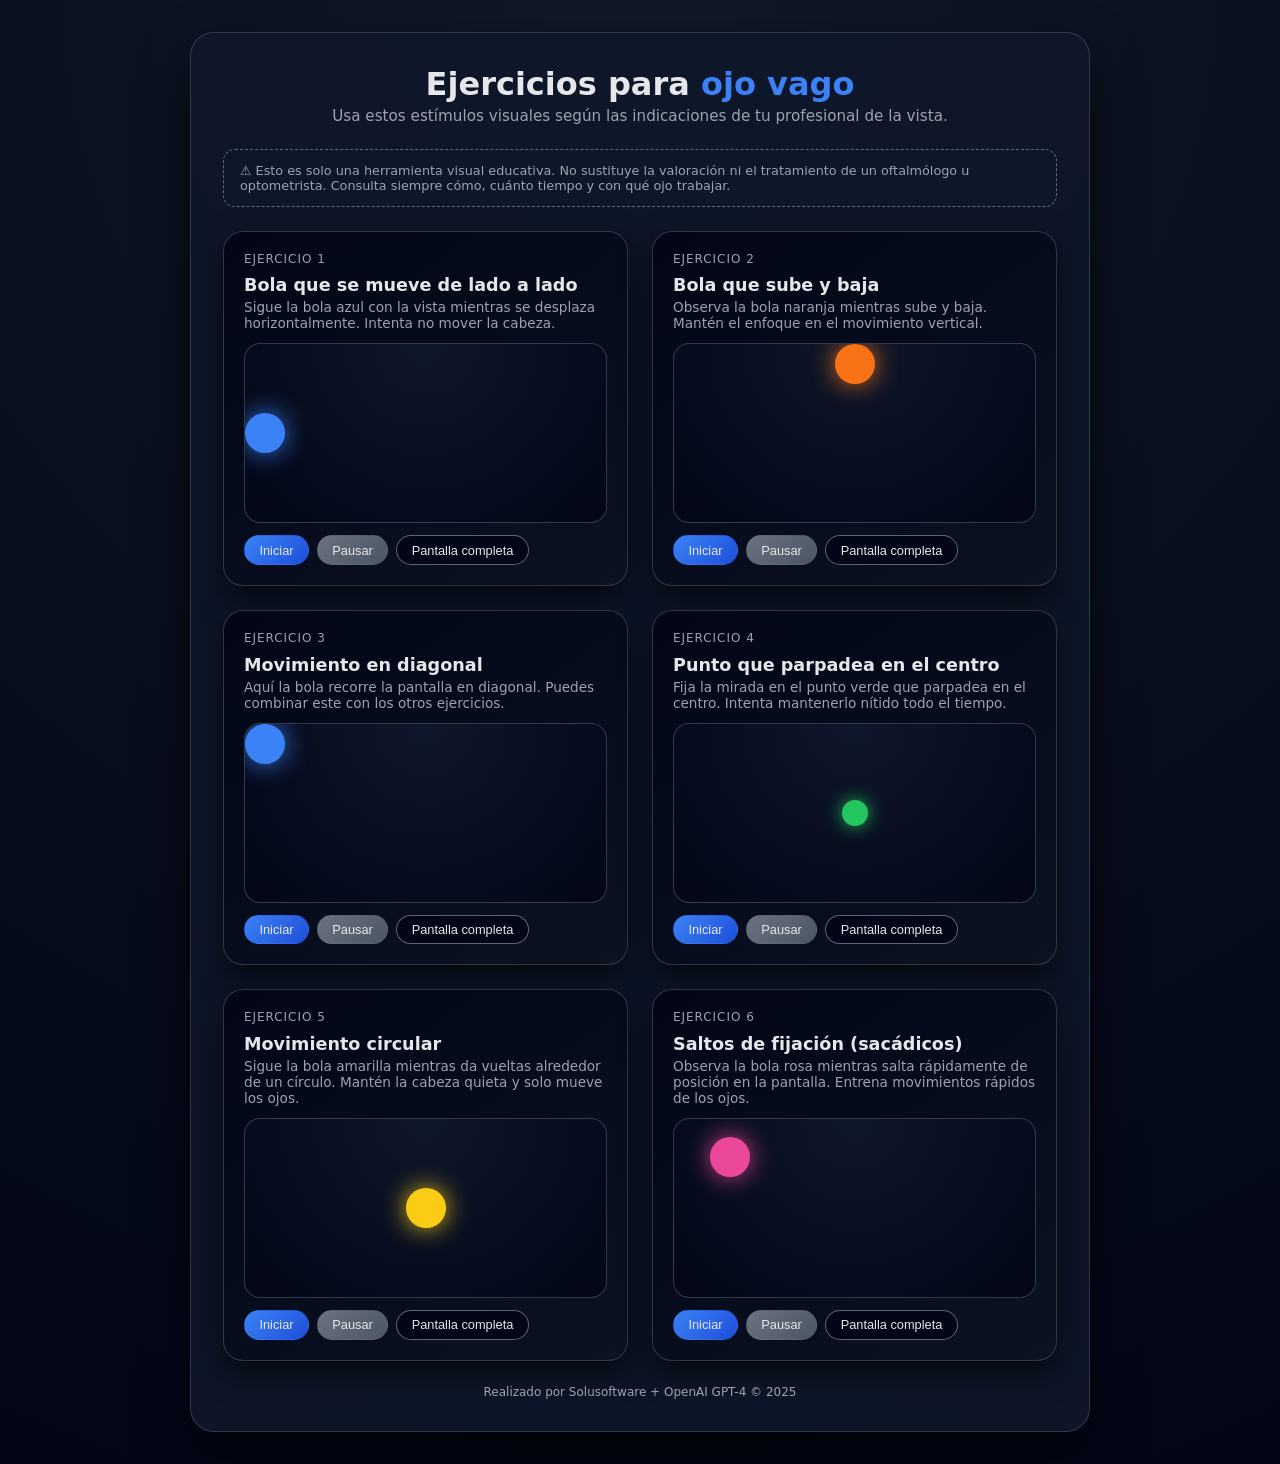
<file: index.html>
<!DOCTYPE html>
<html lang="es">
<head>
  <meta charset="UTF-8" />
  <title>Ejercicios para Ojo Vago – Entrenamiento Visual Online - Ejercicios para ojo vago</title>
  <meta name="viewport" content="width=device-width, initial-scale=1.0" />
    <meta name="description" content="Ejercicios interactivos para entrenar el ojo vago (ambliopía). Realiza movimientos visuales, seguimiento y fijación directamente desde tu navegador.">
  <link rel="stylesheet" href="css/styles.css">
  <style>
    #cronometro {
  font-weight: 600;
  min-width: 55px;
  text-align: center;
}
#cronometroBox {
  gap: 10px;
}



.Reset {
    background-color: transparent;
    color: white;
    padding: 0px;
    border: none;
    text-transform: uppercase;
    font-weight: 600;
}
    :root {
      --color-fondo: #020617;
      --color-panel: #0f172a;
      --color-acento: #3b82f6;
      --color-acento2: #f97316;
      --color-texto: #e5e7eb;
      --color-suave: #9ca3af;
    }

    * {
      margin: 0;
      padding: 0;
      box-sizing: border-box;
    }

    body {
      font-family: system-ui, -apple-system, BlinkMacSystemFont, "Segoe UI",
        sans-serif;
      min-height: 100vh;
      background: radial-gradient(circle at top, #111827, var(--color-fondo));
      color: var(--color-texto);
      display: flex;
      justify-content: center;
      align-items: flex-start;
      padding: 2rem 1rem;
    }

    main {
      width: 100%;
      max-width: 900px;
      background: rgba(15, 23, 42, 0.92);
      border-radius: 1.5rem;
      padding: 2rem;
      box-shadow: 0 25px 50px rgba(0, 0, 0, 0.65);
      border: 1px solid rgba(148, 163, 184, 0.25);
    }

    h1 {
      font-size: 2rem;
      text-align: center;
      margin-bottom: 0.25rem;
    }

    h1 span {
      color: var(--color-acento);
    }

    .sub {
      text-align: center;
      font-size: 0.95rem;
      color: var(--color-suave);
      margin-bottom: 1.5rem;
    }

    .aviso {
      font-size: 0.8rem;
      color: var(--color-suave);
      background: rgba(15, 23, 42, 0.9);
      border-radius: 0.75rem;
      padding: 0.8rem 1rem;
      border: 1px dashed rgba(148, 163, 184, 0.6);
      margin-bottom: 1.5rem;
    }

    .ejercicios {
      display: grid;
      gap: 1.5rem;
    }

    @media (min-width: 800px) {
      .ejercicios {
        grid-template-columns: 1fr 1fr;
      }
    }

    .ejercicio {
      background: linear-gradient(145deg, #020617, #0b1220);
      border-radius: 1.25rem;
      padding: 1.25rem;
      border: 1px solid rgba(55, 65, 81, 0.8);
      box-shadow: 0 12px 30px rgba(0, 0, 0, 0.6);
    }

    .ejercicio h2 {
      font-size: 1.1rem;
      margin-bottom: 0.25rem;
    }

    .etiqueta {
      font-size: 0.75rem;
      text-transform: uppercase;
      letter-spacing: 0.08em;
      color: var(--color-suave);
      margin-bottom: 0.6rem;
    }

    .descripcion {
      font-size: 0.85rem;
      color: var(--color-suave);
      margin-bottom: 0.75rem;
    }

    .escena {
      position: relative;
      width: 100%;
      height: 180px;
      border-radius: 1rem;
      background: radial-gradient(circle at top, #0f172a, #020617);
      overflow: hidden;
      margin-bottom: 0.75rem;
      border: 1px solid rgba(55, 65, 81, 0.9);
    }

    .bola {
      position: absolute;
      width: 40px;
      height: 40px;
      border-radius: 999px;
      background: var(--color-acento);
      box-shadow: 0 0 25px rgba(59, 130, 246, 0.9);
      animation-play-state: paused; /* Empieza pausado */
    }

    /* Ejercicio 1: movimiento horizontal */
    .bola-horizontal {
      top: 50%;
      transform: translateY(-50%);
      animation: mover-horizontal 4s linear infinite alternate;
    }

    @keyframes mover-horizontal {
      from {
        left: 5%;
      }
      to {
        left: calc(95% - 40px);
      }
    }

    /* Ejercicio 2: movimiento vertical */
    .bola-vertical {
      left: 50%;
      transform: translateX(-50%);
      animation: mover-vertical 3s ease-in-out infinite alternate;
      background: var(--color-acento2);
      box-shadow: 0 0 25px rgba(249, 115, 22, 0.9);
    }

    @keyframes mover-vertical {
      from {
        top: 5%;
      }
      to {
        top: calc(95% - 40px);
      }
    }

    /* Ejercicio 3: diagonal */
    .bola-diagonal {
      animation: mover-diagonal 5s linear infinite alternate;
    }

    @keyframes mover-diagonal {
      from {
        top: 10%;
        left: 10%;
      }
      to {
        top: calc(90% - 40px);
        left: calc(90% - 40px);
      }
    }

    /* Ejercicio 4: parpadeo en el centro */
    .punto-parpadeo {
      position: absolute;
      width: 26px;
      height: 26px;
      border-radius: 999px;
      background: #22c55e;
      box-shadow: 0 0 18px rgba(34, 197, 94, 0.9);
      top: 50%;
      left: 50%;
      transform: translate(-50%, -50%);
      animation: parpadeo 1s ease-in-out infinite;
      animation-play-state: paused;
    }

    @keyframes parpadeo {
      0%,
      100% {
        opacity: 0.1;
        transform: translate(-50%, -50%) scale(0.5);
      }
      50% {
        opacity: 1;
        transform: translate(-50%, -50%) scale(1.2);
      }
    }

    .controles {
      display: flex;
      flex-wrap: wrap;
      gap: 0.5rem;
    }

    button {
      font-size: 0.8rem;
      border-radius: 999px;
      border: 1px solid rgba(148, 163, 184, 0.6);
      padding: 0.4rem 0.9rem;
      background: #020617;
      color: var(--color-texto);
      cursor: pointer;
      transition: transform 0.12s ease, box-shadow 0.12s ease,
        background 0.15s ease, border-color 0.15s ease;
    }

    button:hover {
      transform: translateY(-1px);
      box-shadow: 0 8px 20px rgba(15, 23, 42, 0.9);
      border-color: var(--color-acento);
    }

    button[data-accion="play"] {
      background: linear-gradient(
        135deg,
        var(--color-acento),
        #1d4ed8
      );
      border-color: transparent;
    }

    button[data-accion="pause"] {
      background: linear-gradient(
        135deg,
        #6b7280,
        #4b5563
      );
      border-color: transparent;
    }

    footer {
      margin-top: 1.5rem;
      font-size: 0.75rem;
      color: var(--color-suave);
      text-align: center;
    }
  </style>
</head>

<body>
  <main>
    <h1>Ejercicios para <span>ojo vago</span></h1>
    <p class="sub">
      Usa estos estímulos visuales según las indicaciones de tu profesional de la vista.
    </p>

    <p class="aviso">
      ⚠️ Esto es solo una herramienta visual educativa. No sustituye la valoración
      ni el tratamiento de un oftalmólogo u optometrista. Consulta siempre cómo,
      cuánto tiempo y con qué ojo trabajar.
    </p>

    <div class="ejercicios">
      <!-- EJERCICIO 1 -->
      <section class="ejercicio">
        <p class="etiqueta">Ejercicio 1</p>
        <h2>Bola que se mueve de lado a lado</h2>
        <p class="descripcion">
          Sigue la bola azul con la vista mientras se desplaza horizontalmente. Intenta no mover la cabeza.
        </p>

        <div class="escena" data-escena="1">
          <div class="bola bola-horizontal"></div>
        </div>

        <div class="controles">
          <button data-accion="play" data-escena="1">Iniciar</button>
          <button data-accion="pause" data-escena="1">Pausar</button>
          <button data-accion="fullscreen" data-escena="1" onclick="location.href='ejercicio1.html'">
  Pantalla completa
</button>

        </div>
      </section>

      <!-- EJERCICIO 2 -->
      <section class="ejercicio">
        <p class="etiqueta">Ejercicio 2</p>
        <h2>Bola que sube y baja</h2>
        <p class="descripcion">
          Observa la bola naranja mientras sube y baja. Mantén el enfoque en el movimiento vertical.
        </p>

        <div class="escena" data-escena="2">
          <div class="bola bola-vertical"></div>
        </div>

        <div class="controles">
          <button data-accion="play" data-escena="2">Iniciar</button>
          <button data-accion="pause" data-escena="2">Pausar</button>
          <button data-accion="fullscreen" data-escena="2" onclick="location.href='ejercicio2.html'">
  Pantalla completa
</button>
        </div>
      </section>

      <!-- EJERCICIO 3 -->
      <section class="ejercicio">
        <p class="etiqueta">Ejercicio 3</p>
        <h2>Movimiento en diagonal</h2>
        <p class="descripcion">
          Aquí la bola recorre la pantalla en diagonal. Puedes combinar este con los otros ejercicios.
        </p>

        <div class="escena" data-escena="3">
          <div class="bola bola-diagonal"></div>
        </div>

        <div class="controles">
          <button data-accion="play" data-escena="3">Iniciar</button>
          <button data-accion="pause" data-escena="3">Pausar</button>
          <button data-accion="fullscreen" data-escena="3" onclick="location.href='ejercicio3.html'">
  Pantalla completa
</button>
        </div>
      </section>

      <!-- EJERCICIO 4 -->
      <section class="ejercicio">
        <p class="etiqueta">Ejercicio 4</p>
        <h2>Punto que parpadea en el centro</h2>
        <p class="descripcion">
          Fija la mirada en el punto verde que parpadea en el centro. Intenta mantenerlo nítido todo el tiempo.
        </p>

        <div class="escena" data-escena="4">
          <div class="punto-parpadeo"></div>
        </div>

        <div class="controles">
          <button data-accion="play" data-escena="4">Iniciar</button>
          <button data-accion="pause" data-escena="4">Pausar</button>
          <button data-accion="fullscreen" data-escena="4" onclick="location.href='ejercicio4.html'">
  Pantalla completa
</button>
        </div>
      </section>

      <!-- EJERCICIO 5 -->
      <section class="ejercicio">
  <p class="etiqueta">Ejercicio 5</p>
  <h2>Movimiento circular</h2>
  <p class="descripcion">
    Sigue la bola amarilla mientras da vueltas alrededor de un círculo. Mantén la cabeza quieta y solo mueve los ojos.
  </p>

  <div class="escena" data-escena="5">
    <div class="bola bola-circular"></div>
  </div>

  <div class="controles">
    <button data-accion="play" data-escena="5">Iniciar</button>
    <button data-accion="pause" data-escena="5">Pausar</button>
    <button data-accion="fullscreen" data-escena="5" onclick="location.href='ejercicio5.html'">
  Pantalla completa
</button>
  </div>
      </section>

      <!-- EJERCICIO 6 -->
      <section class="ejercicio">
  <p class="etiqueta">Ejercicio 6</p>
  <h2>Saltos de fijación (sacádicos)</h2>
  <p class="descripcion">
    Observa la bola rosa mientras salta rápidamente de posición en la pantalla. Entrena movimientos rápidos de los ojos.
  </p>

  <div class="escena" data-escena="6">
    <div class="bola bola-saltos"></div>
  </div>

  <div class="controles">
    <button data-accion="play" data-escena="6">Iniciar</button>
    <button data-accion="pause" data-escena="6">Pausar</button>
    <button data-accion="fullscreen" data-escena="6" onclick="location.href='ejercicio6.html'">
  Pantalla completa
</button>
  </div>
      </section>

    </div>

    <footer>
      Realizado por Solusoftware + OpenAI GPT-4 &copy; 2025
    </footer>
  </main>

  <script>
    // Botones de iniciar / pausar para cada ejercicio
    document.querySelectorAll("button[data-accion]").forEach((boton) => {
      boton.addEventListener("click", () => {
        const escenaId = boton.dataset.escena;
        const accion = boton.dataset.accion;
        const contenedor = document.querySelector(
          `.escena[data-escena="${escenaId}"]`
        );
        if (!contenedor) return;

        // Dentro de cada escena puede haber una .bola o un .punto-parpadeo
        const elementoAnimado =
          contenedor.querySelector(".bola") ||
          contenedor.querySelector(".punto-parpadeo");

        if (!elementoAnimado) return;

        if (accion === "play") {
          elementoAnimado.style.animationPlayState = "running";
        } else if (accion === "pause") {
          elementoAnimado.style.animationPlayState = "paused";
        }
      });
    });

    document.addEventListener("DOMContentLoaded", () => {
  document.querySelectorAll(".escena .bola, .escena .punto-parpadeo").forEach(el => {
    el.style.animationPlayState = "running";
  });
});


  </script>
</body>
</html>
</file>
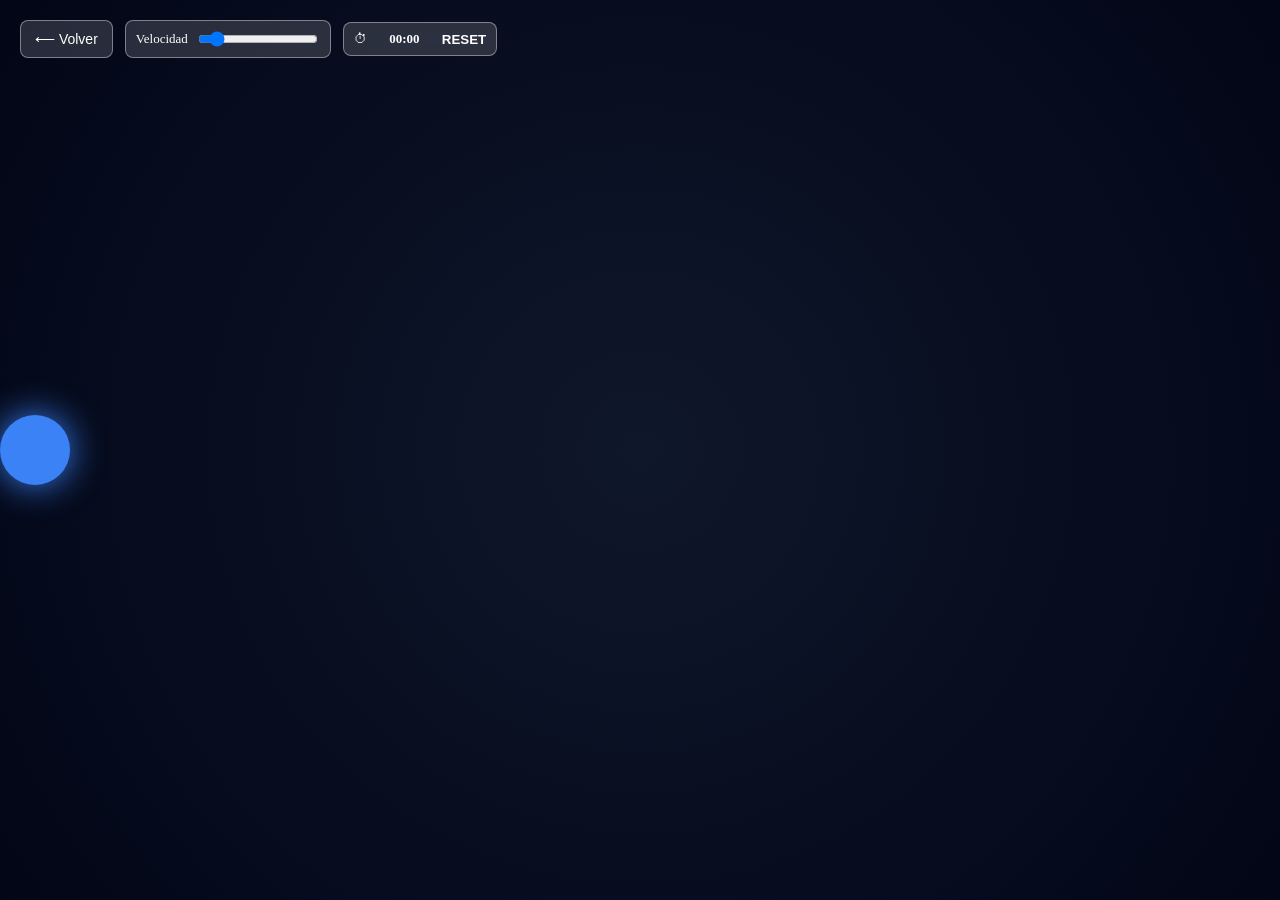
<file: ejercicio1.html>
<!DOCTYPE html>
<html lang="es">
<head>
<meta charset="UTF-8" />
<meta name="viewport" content="width=device-width, initial-scale=1.0" />
<title>Ejercicio 1 - Ejercicios para Ojo Vago - Movimiento Horizontal (Seguimiento Lateral)</title>
<meta name="description" content="Ejercicio visual interactivo para entrenar el ojo vago mediante seguimiento horizontal. Sigue la bola que se mueve de lado a lado para estimular la coordinación y la fijación visual.">

<style>
     #cronometro {
  font-weight: 600;
  min-width: 55px;
  text-align: center;
}
#cronometroBox {
  gap: 10px;
}

.Reset {
    background-color: transparent;
    color: white;
    padding: 0px;
    border: none;
    text-transform: uppercase;
    font-weight: 600;
}
 
  body {
    margin: 0;
    background: black;
    height: 100vh;
    overflow: hidden;
  }

  .escena {
    position: relative;
    width: 100vw;
    height: 100vh;
    background: radial-gradient(circle at center, #0f172a, #020617);
    overflow: hidden;
  }

  .bola {
    position: absolute;
    width: 70px;
    height: 70px;
    border-radius: 50%;
    background: #3b82f6;
    box-shadow: 0 0 35px rgba(59, 130, 246, 1);

    top: 50%;
    transform: translateY(-50%);

    animation: mover-horizontal 4s linear infinite alternate;
  }

  @keyframes mover-horizontal {
    from { left: 0; }
    to   { left: calc(100vw - 70px); }
  }

  .toolbar {
    position: fixed;
    top: 20px;
    left: 20px;
    display: flex;
    gap: 12px;
    align-items: center;
    z-index: 10;
  }

  .volver {
    padding: 10px 14px;
    border-radius: 8px;
    background: rgba(255,255,255,0.15);
    border: 1px solid rgba(255,255,255,0.4);
    color: white;
    font-size: 14px;
    cursor: pointer;
    backdrop-filter: blur(6px);
  }

  .velocidad-box {
    display: flex;
    align-items: center;
    gap: 8px;
    background: rgba(255,255,255,0.15);
    padding: 8px 10px;
    border-radius: 8px;
    border: 1px solid rgba(255,255,255,0.4);
    backdrop-filter: blur(6px);
    color: white;
    font-size: 13px;
  }

  input[type="range"] {
    width: 120px;
    cursor: pointer;
  }

</style>

</head>
<body>


<div class="toolbar">
  <button class="volver" onclick="location.href='index.html'">⟵ Volver</button>

  <div class="velocidad-box">
    Velocidad
    <input id="velocidad" type="range" min="0.5" max="5" value="1" step="0.1">
  </div>
  
<div class="velocidad-box" id="cronometroBox">
  ⏱ <span id="cronometro">00:00</span>
  <button class="Reset" id="resetCrono">Reset</button>
</div>
</div>

<div class="escena">
  <div class="bola" id="bola"></div>
</div>

<script>
  const bola = document.getElementById("bola");
  const slider = document.getElementById("velocidad");

  slider.addEventListener("input", () => {
    const factor = slider.value;
    // duración original = 4s → nueva duración = 4 / factor
    bola.style.animationDuration = (4 / factor) + "s";
  });
</script>
<script src="js/main.js"></script>
</body>
</html>
</file>
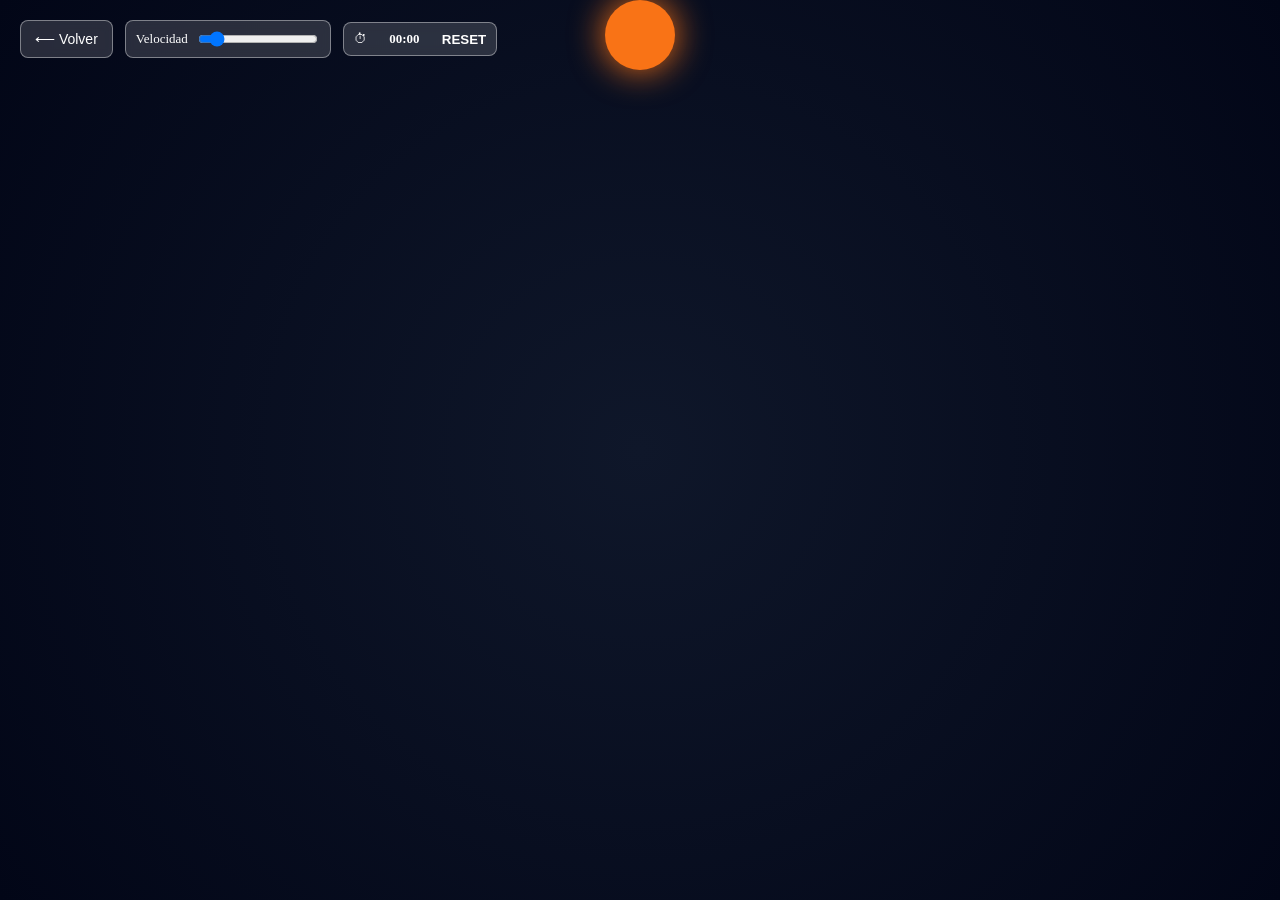
<file: ejercicio2.html>
<!DOCTYPE html>
<html lang="es">
<head>
<meta charset="UTF-8" />
<meta name="viewport" content="width=device-width, initial-scale=1.0" />
<title>Ejercicio 2 - Ejercicios para Ojo Vago – Movimiento Vertical (Seguimiento Ascendente y Descendente)</title>
<meta name="description" content="Ejercicio visual para ojo vago con movimiento vertical. Observa la bola que sube y baja para mejorar el seguimiento ocular, la atención visual y la motricidad fina del ojo.">

<style>
     #cronometro {
  font-weight: 600;
  min-width: 55px;
  text-align: center;
}
#cronometroBox {
  gap: 10px;
}

.Reset {
    background-color: transparent;
    color: white;
    padding: 0px;
    border: none;
    text-transform: uppercase;
    font-weight: 600;
}
 
  body {
    margin: 0;
    background: black;
    height: 100vh;
    overflow: hidden;
  }

  .escena {
    position: relative;
    width: 100vw;
    height: 100vh;
    background: radial-gradient(circle at center, #0f172a, #020617);
    overflow: hidden;
  }

  .bola {
    position: absolute;
    width: 70px;
    height: 70px;
    border-radius: 50%;
    background: #f97316; /* naranja */
    box-shadow: 0 0 35px rgba(249, 115, 22, 1);

    /* centrada horizontalmente */
    left: 50%;
    transform: translateX(-50%);

    /* movimiento vertical */
    animation: mover-vertical 3s ease-in-out infinite alternate;
  }

  @keyframes mover-vertical {
    from { top: 0; }
    to   { top: calc(100vh - 70px); }
  }

  .toolbar {
    position: fixed;
    top: 20px;
    left: 20px;
    display: flex;
    gap: 12px;
    align-items: center;
    z-index: 10;
  }

  .volver {
    padding: 10px 14px;
    border-radius: 8px;
    background: rgba(255,255,255,0.15);
    border: 1px solid rgba(255,255,255,0.4);
    color: white;
    font-size: 14px;
    cursor: pointer;
    backdrop-filter: blur(6px);
  }

  .velocidad-box {
    display: flex;
    align-items: center;
    gap: 8px;
    background: rgba(255,255,255,0.15);
    padding: 8px 10px;
    border-radius: 8px;
    border: 1px solid rgba(255,255,255,0.4);
    backdrop-filter: blur(6px);
    color: white;
    font-size: 13px;
  }

  input[type="range"] {
    width: 120px;
    cursor: pointer;
  }
</style>

</head>
<body>

<div class="toolbar">
  <button class="volver" onclick="location.href='index.html'">⟵ Volver</button>

  <div class="velocidad-box">
    Velocidad
    <input id="velocidad" type="range" min="0.5" max="5" value="1" step="0.1">
  </div>
  
<div class="velocidad-box" id="cronometroBox">
  ⏱ <span id="cronometro">00:00</span>
  <button class="Reset" id="resetCrono">Reset</button>
</div>
</div>

<div class="escena">
  <div class="bola" id="bola"></div>
</div>

<script>
  const bola = document.getElementById("bola");
  const slider = document.getElementById("velocidad");

  slider.addEventListener("input", () => {
    const factor = slider.value;
    // duración original = 3s → nueva duración = 3 / factor
    bola.style.animationDuration = (3 / factor) + "s";
  });
</script>
<script src="js/main.js"></script>
</body>
</html>
</file>
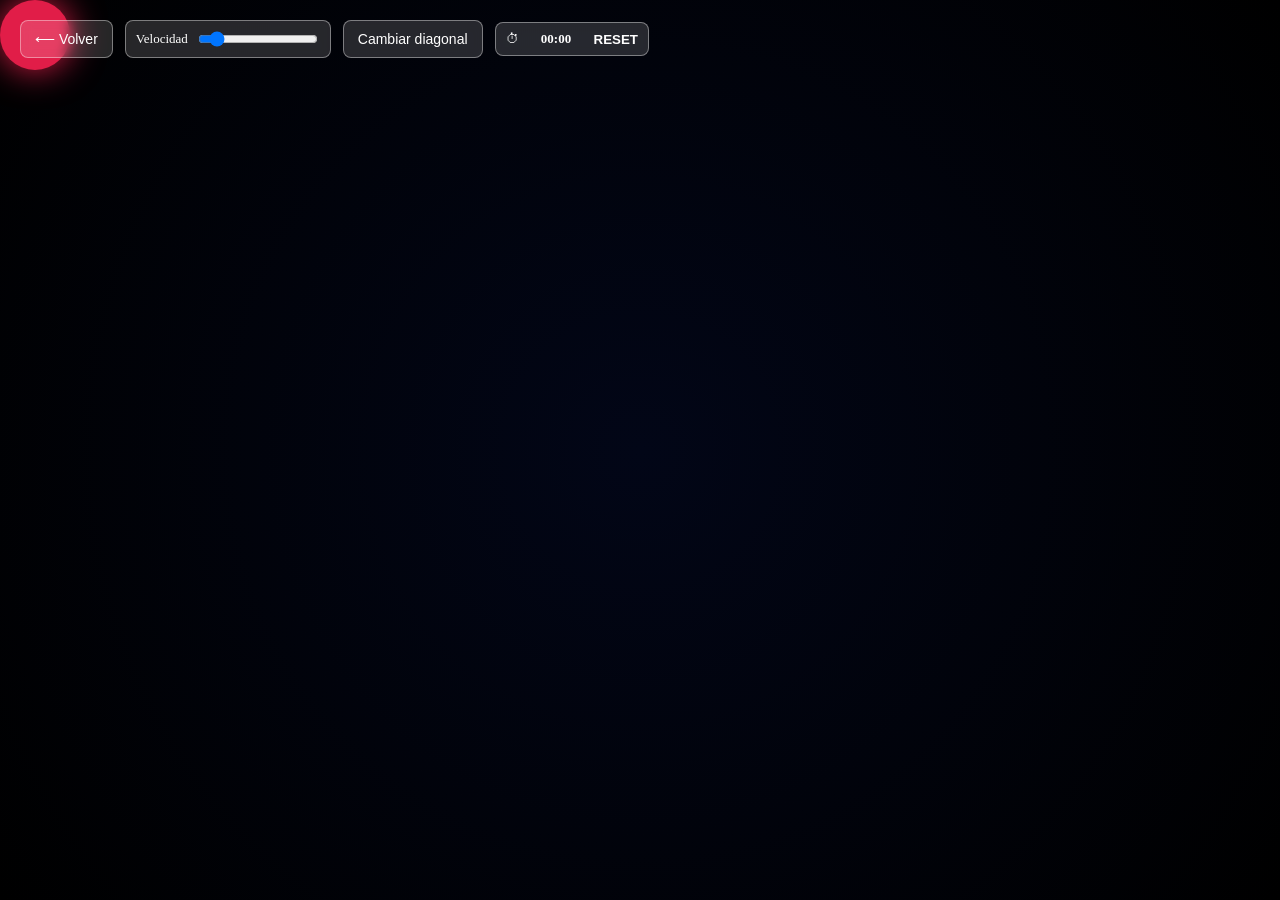
<file: ejercicio3.html>
<!DOCTYPE html>
<html lang="es">
<head>
<meta charset="UTF-8" />
<meta name="viewport" content="width=device-width, initial-scale=1.0" />
<title>Ejercicio 3 - Ejercicios para Ojo Vago – Movimiento Diagonal (Seguimiento Complejo) </title>
<meta name="description" content="Ejercicio interactivo para ambliopía con movimiento diagonal. Entrena la capacidad de seguimiento ocular en trayectorias complejas que combinan dirección horizontal y vertical.">

<style>
  body {
    margin: 0;
    background: black;
    height: 100vh;
    overflow: hidden;
  }

  .escena {
    position: relative;
    width: 100vw;
    height: 100vh;
    background: radial-gradient(circle at center, #020617, #000000);
    overflow: hidden;
  }

.bola {
  position: absolute;
  width: 70px;
  height: 70px;
  border-radius: 50%;
  background: #e11d48;
  box-shadow: 0 0 35px rgba(225, 29, 72, 1);
  animation: diagonal-1 5s linear infinite alternate;
}
  

  .toolbar {
    position: fixed;
    top: 20px;
    left: 20px;
    display: flex;
    gap: 12px;
    align-items: center;
    z-index: 10;
  }

  .volver {
    padding: 10px 14px;
    border-radius: 8px;
    background: rgba(255,255,255,0.15);
    border: 1px solid rgba(255,255,255,0.4);
    color: white;
    font-size: 14px;
    cursor: pointer;
    backdrop-filter: blur(6px);
  }

  .velocidad-box {
    display: flex;
    align-items: center;
    gap: 8px;
    background: rgba(255,255,255,0.15);
    padding: 8px 10px;
    border-radius: 8px;
    border: 1px solid rgba(255,255,255,0.4);
    backdrop-filter: blur(6px);
    color: white;
    font-size: 13px;
  }

  input[type="range"] {
    width: 120px;
    cursor: pointer;
  }

  /* Diagonal inversa */
.bola-diagonal.inversa {
  animation-name: mover-diagonal-inversa;
}

/* 4 diagonales */
@keyframes diagonal-1 {
  from { top: 0; left: 0; }
  to { top: calc(100vh - 70px); left: calc(100vw - 70px); }
}

@keyframes diagonal-2 {
  from { bottom: 0; left: 0; }
  to { bottom: calc(100vh - 70px); left: calc(100vw - 70px); }
}

@keyframes diagonal-3 {
  from { top: 0; right: 0; }
  to { top: calc(100vh - 70px); right: calc(100vw - 70px); }
}

@keyframes diagonal-4 {
  from { bottom: 0; right: 0; }
  to { bottom: calc(100vh - 70px); right: calc(100vw - 70px); }
}


   #cronometro {
  font-weight: 600;
  min-width: 55px;
  text-align: center;
}
#cronometroBox {
  gap: 10px;
}

.Reset {
    background-color: transparent;
    color: white;
    padding: 0px;
    border: none;
    text-transform: uppercase;
    font-weight: 600;
}
 

</style>

</head>
<body>

<div class="toolbar">
  <button class="volver" onclick="location.href='index.html'">⟵ Volver</button>

  <div class="velocidad-box">
    Velocidad
    <input id="velocidad" type="range" min="0.5" max="5" value="1" step="0.1">
  </div>
  <button class="volver" id="cambiarDiagonal">
  Cambiar diagonal
</button>

<div class="velocidad-box" id="cronometroBox">
  ⏱ <span id="cronometro">00:00</span>
  <button class="Reset" id="resetCrono">Reset</button>
</div>


</div>

<div class="escena">
  <div class="bola" id="bola"></div>
</div>

<script>
  const bola = document.getElementById("bola");
  const slider = document.getElementById("velocidad");
  const btnCambiar = document.getElementById("cambiarDiagonal");
  const cronometro = document.getElementById("cronometro");
  const resetCrono = document.getElementById("resetCrono");

  let diagonalActual = 1;
  const duracionBase = 5;

  /* ======================
     VELOCIDAD
  ====================== */
  slider.addEventListener("input", () => {
    bola.style.animationDuration = (duracionBase / slider.value) + "s";
  });

  /* ======================
     CAMBIAR DIAGONAL
  ====================== */
  btnCambiar.addEventListener("click", () => {
    diagonalActual++;
    if (diagonalActual > 4) diagonalActual = 1;

    bola.style.animation = "none";
    bola.offsetHeight;
    bola.style.animation = `diagonal-${diagonalActual} ${duracionBase / slider.value}s linear infinite alternate`;
  });

  /* ======================
     CRONÓMETRO
  ====================== */
  let segundos = 0;
  let intervalo = null;

  function actualizarCrono() {
    segundos++;
    const min = String(Math.floor(segundos / 60)).padStart(2, "0");
    const sec = String(segundos % 60).padStart(2, "0");
    cronometro.textContent = `${min}:${sec}`;
  }

  function iniciarCrono() {
    if (!intervalo) {
      intervalo = setInterval(actualizarCrono, 1000);
    }
  }

  function resetearCrono() {
    clearInterval(intervalo);
    intervalo = null;
    segundos = 0;
    cronometro.textContent = "00:00";
    iniciarCrono();
  }

  resetCrono.addEventListener("click", resetearCrono);

  // iniciar automáticamente
  iniciarCrono();
</script>

</body>
</html>
</file>
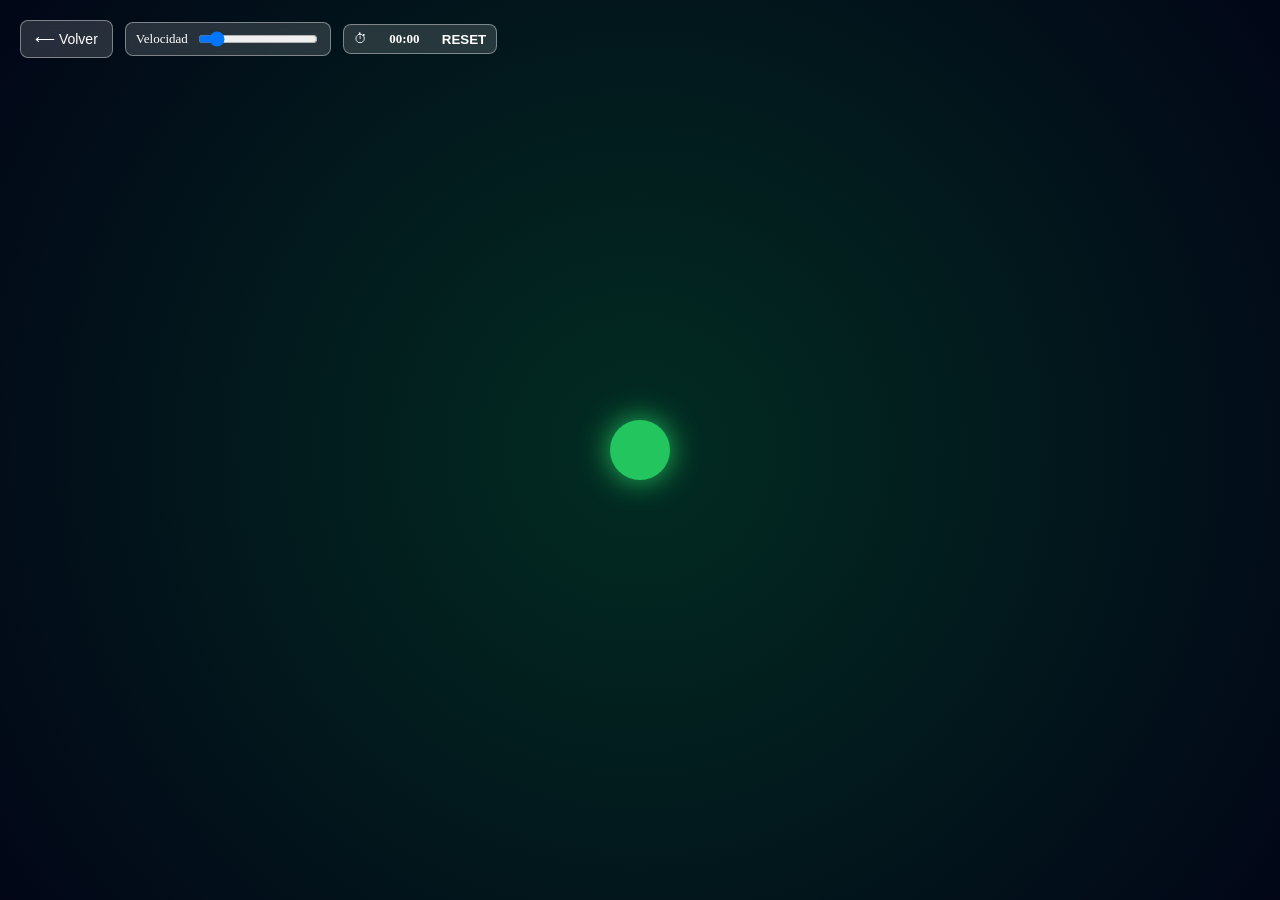
<file: ejercicio4.html>
<!DOCTYPE html>
<html lang="es">
<head>
<meta charset="UTF-8" />
<meta name="viewport" content="width=device-width, initial-scale=1.0" />
<title>Ejercicio 4 - Ejercicios para Ojo Vago – Punto de Fijación Central (Parpadeo Guiado)</title>
<meta name="description" content="Ejercicio de fijación visual para ojo vago con punto parpadeante en el centro. Ayuda a mejorar la concentración, la estabilidad ocular y la precisión del enfoque.">

<style>
     #cronometro {
  font-weight: 600;
  min-width: 55px;
  text-align: center;
}
#cronometroBox {
  gap: 10px;
}

.Reset {
    background-color: transparent;
    color: white;
    padding: 0px;
    border: none;
    text-transform: uppercase;
    font-weight: 600;
}
 
  body {
    margin: 0;
    background: black;
    height: 100vh;
    overflow: hidden;
  }

  .escena {
    position: relative;
    width: 100vw;
    height: 100vh;
    background: radial-gradient(circle at center, #022c22, #020617);
    overflow: hidden;
  }

  .punto {
    position: absolute;
    width: 60px;
    height: 60px;
    border-radius: 50%;
    background: #22c55e; /* verde */
    box-shadow: 0 0 30px rgba(34, 197, 94, 1);

    /* centrado en pantalla */
    top: 50%;
    left: 50%;
    transform: translate(-50%, -50%);

    animation: parpadeo 1s ease-in-out infinite;
  }

  @keyframes parpadeo {
    0%, 100% {
      opacity: 0.1;
      transform: translate(-50%, -50%) scale(0.6);
    }
    50% {
      opacity: 1;
      transform: translate(-50%, -50%) scale(1.2);
    }
  }

  .toolbar {
    position: fixed;
    top: 20px;
    left: 20px;
    display: flex;
    gap: 12px;
    align-items: center;
    z-index: 10;
  }

  .volver {
    padding: 10px 14px;
    border-radius: 8px;
    background: rgba(255,255,255,0.15);
    border: 1px solid rgba(255,255,255,0.4);
    color: white;
    font-size: 14px;
    cursor: pointer;
    backdrop-filter: blur(6px);
  }

  .velocidad-box {
    display: flex;
    align-items: center;
    gap: 8px;
    background: rgba(255,255,255,0.15);
    padding: 6px 10px;
    border-radius: 8px;
    border: 1px solid rgba(255,255,255,0.4);
    backdrop-filter: blur(6px);
    color: white;
    font-size: 13px;
  }

  input[type="range"] {
    width: 120px;
    cursor: pointer;
  }
</style>

</head>
<body>

<div class="toolbar">
  <button class="volver" onclick="location.href='index.html'">⟵ Volver</button>

  <div class="velocidad-box">
    Velocidad
    <input id="velocidad" type="range" min="0.5" max="5" value="1" step="0.1">
  </div>
  
<div class="velocidad-box" id="cronometroBox">
  ⏱ <span id="cronometro">00:00</span>
  <button class="Reset" id="resetCrono">Reset</button>
</div>
</div>

<div class="escena">
  <div class="punto" id="punto"></div>
</div>

<script>
  const punto = document.getElementById("punto");
  const slider = document.getElementById("velocidad");

  slider.addEventListener("input", () => {
    const factor = slider.value;
    // duración original = 1s → nueva duración = 1 / factor
    punto.style.animationDuration = (1 / factor) + "s";
  });
</script>
<script src="js/main.js"></script>
</body>
</html>
</file>
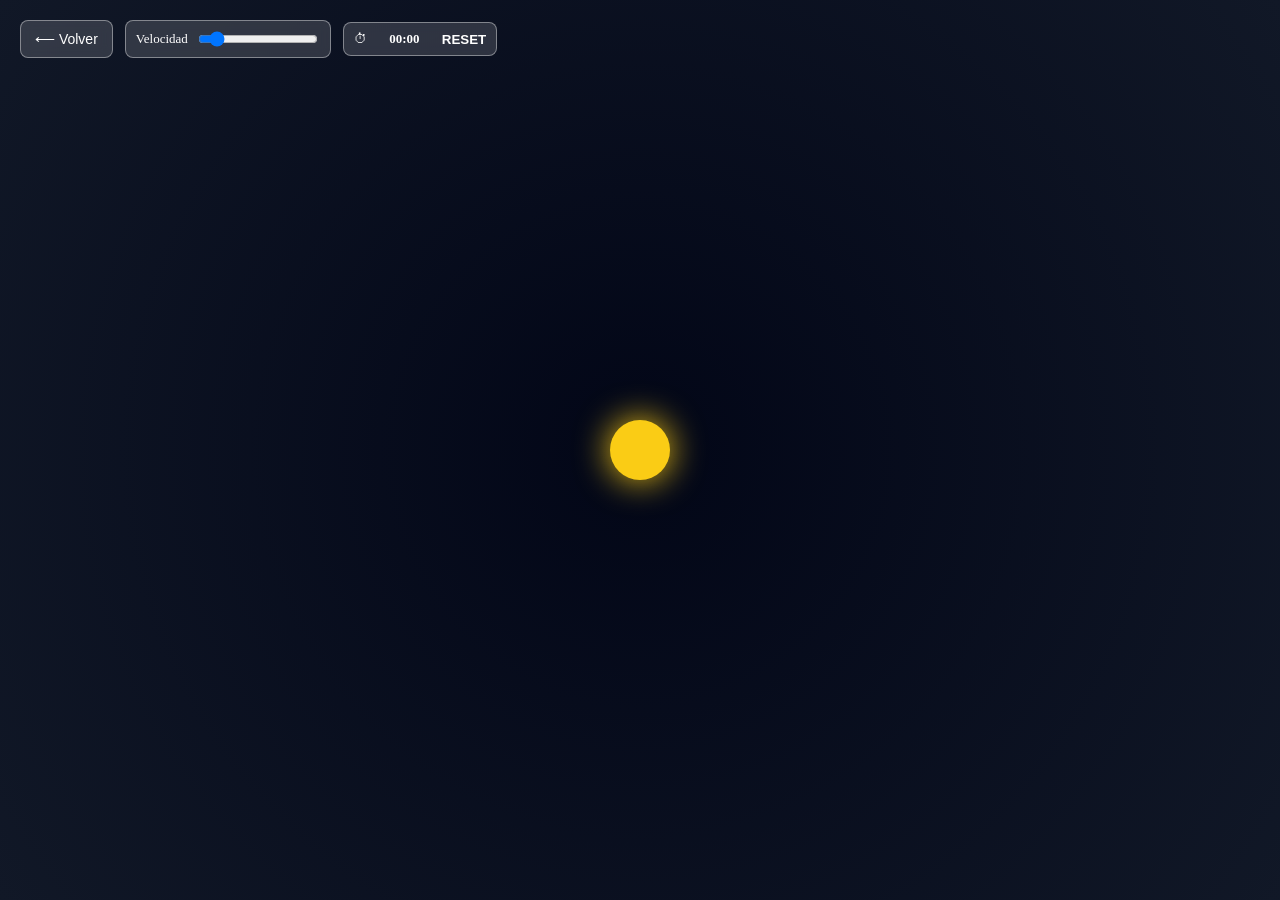
<file: ejercicio5.html>
<!DOCTYPE html>
<html lang="es">
<head>
<meta charset="UTF-8" />
<meta name="viewport" content="width=device-width, initial-scale=1.0" />
<title>Ejercicio 5 - Movimiento Circular – Ejercicios para Ojo Vago</title>
<meta name="description" content="Ejercicio interactivo para ojo vago con movimiento circular. Entrena la coordinación y seguimiento ocular.">

<style>
  /* Cronómetro */
  #cronometro {
    font-weight: 600;
    min-width: 55px;
    text-align: center;
  }
  #cronometroBox {
    gap: 10px;
  }
  .Reset {
    background-color: transparent;
    color: white;
    padding: 0px;
    border: none;
    text-transform: uppercase;
    font-weight: 600;
  }

  body {
    margin: 0;
    background: black;
    height: 100vh;
    overflow: hidden;
  }

  .escena {
    position: relative;
    width: 100vw;
    height: 100vh;
    background: radial-gradient(circle at center, #020617, #111827);
    overflow: hidden;
  }

  /* Bola circular */
  .bola-circular {
    width: 60px;
    height: 60px;
    border-radius: 50%;
    background: #facc15; /* amarillo */
    box-shadow: 0 0 35px rgba(250, 204, 21, 1);
    position: absolute;
    top: 50%;
    left: 50%;
    transform: translate(-50%, -50%);
    animation: mover-circular 6s linear infinite;
  }

  @keyframes mover-circular {
    0% { transform: rotate(0deg) translateX(150px) rotate(0deg); }
    100% { transform: rotate(360deg) translateX(150px) rotate(-360deg); }
  }

  .toolbar {
    position: fixed;
    top: 20px;
    left: 20px;
    display: flex;
    gap: 12px;
    align-items: center;
    z-index: 10;
  }

  .volver {
    padding: 10px 14px;
    border-radius: 8px;
    background: rgba(255,255,255,0.15);
    border: 1px solid rgba(255,255,255,0.4);
    color: white;
    font-size: 14px;
    cursor: pointer;
    backdrop-filter: blur(6px);
  }

  .velocidad-box {
    display: flex;
    align-items: center;
    gap: 8px;
    background: rgba(255,255,255,0.15);
    padding: 8px 10px;
    border-radius: 8px;
    border: 1px solid rgba(255,255,255,0.4);
    backdrop-filter: blur(6px);
    color: white;
    font-size: 13px;
  }

  input[type="range"] {
    width: 120px;
    cursor: pointer;
  }
</style>
</head>

<body>

<div class="toolbar">
  <button class="volver" onclick="location.href='index.html'">⟵ Volver</button>

  <div class="velocidad-box">
    Velocidad
    <input id="velocidad" type="range" min="0.5" max="5" value="1" step="0.1">
  </div>

  <div class="velocidad-box" id="cronometroBox">
    ⏱ <span id="cronometro">00:00</span>
    <button class="Reset" id="resetCrono">Reset</button>
  </div>
</div>

<div class="escena">
  <div class="bola-circular" id="bola"></div>
</div>

<script>
  // CONTROL DE VELOCIDAD
  const bola = document.getElementById("bola");
  const slider = document.getElementById("velocidad");

  slider.addEventListener("input", () => {
    const factor = slider.value;
    // duración original = 6s → nueva duración = 6 / factor
    bola.style.animationDuration = (6 / factor) + "s";
  });

  // CRONÓMETRO
  const cronometroSpan = document.getElementById("cronometro");
  const resetBtn = document.getElementById("resetCrono");
  let tiempo = 0;
  let intervalo;

  function actualizarCrono() {
    tiempo++;
    const min = String(Math.floor(tiempo / 60)).padStart(2,'0');
    const seg = String(tiempo % 60).padStart(2,'0');
    cronometroSpan.textContent = `${min}:${seg}`;
  }

  // iniciar cronómetro al cargar
  intervalo = setInterval(actualizarCrono, 1000);

  resetBtn.addEventListener("click", () => {
    tiempo = 0;
    cronometroSpan.textContent = "00:00";
  });
</script>

</body>
</html>
</file>
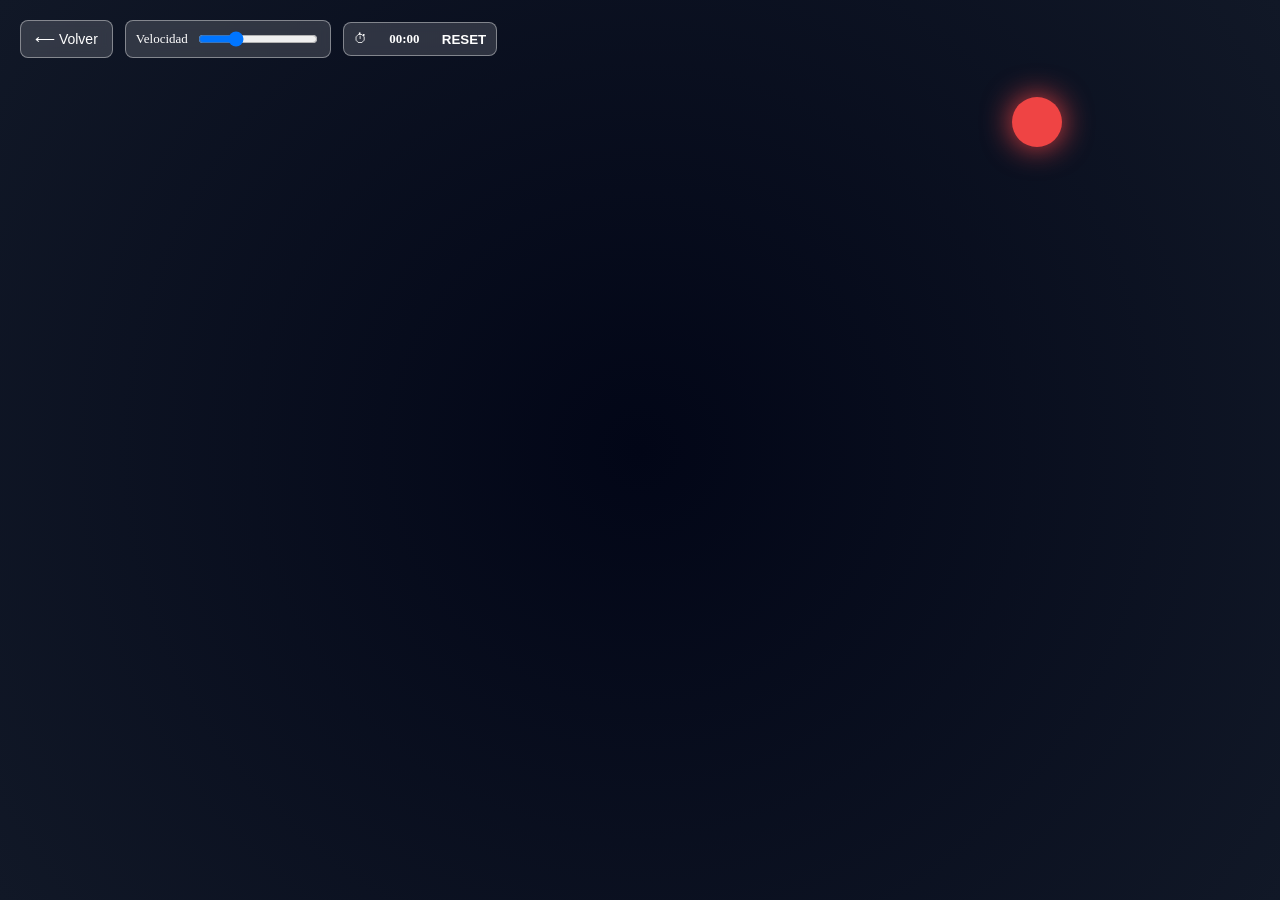
<file: ejercicio6.html>
<!DOCTYPE html>
<html lang="es">
<head>
<meta charset="UTF-8" />
<meta name="viewport" content="width=device-width, initial-scale=1.0" />
<title>Ejercicio 6 - Saltos de fijación (sacádicos) – Ejercicios para Ojo Vago</title>
<meta name="description" content="Ejercicio de sacádicos para ojo vago. La bola salta por la pantalla y mejora el seguimiento ocular y la coordinación visual.">

<style>
  /* Cronómetro */
  #cronometro {
    font-weight: 600;
    min-width: 55px;
    text-align: center;
  }
  #cronometroBox {
    gap: 10px;
  }
  .Reset {
    background-color: transparent;
    color: white;
    padding: 0px;
    border: none;
    text-transform: uppercase;
    font-weight: 600;
  }

  body {
    margin: 0;
    background: black;
    height: 100vh;
    overflow: hidden;
  }

  .escena {
    position: relative;
    width: 100vw;
    height: 100vh;
    background: radial-gradient(circle at center, #020617, #111827);
    overflow: hidden;
  }

  /* Bola sacádica */
  .bola-saltos {
    width: 50px;
    height: 50px;
    border-radius: 50%;
    background: #ef4444; /* rojo */
    box-shadow: 0 0 30px rgba(239,68,68,1);
    position: absolute;
    top: 50%;
    left: 50%;
    transform: translate(-50%, -50%);
  }

  .toolbar {
    position: fixed;
    top: 20px;
    left: 20px;
    display: flex;
    gap: 12px;
    align-items: center;
    z-index: 10;
  }

  .volver {
    padding: 10px 14px;
    border-radius: 8px;
    background: rgba(255,255,255,0.15);
    border: 1px solid rgba(255,255,255,0.4);
    color: white;
    font-size: 14px;
    cursor: pointer;
    backdrop-filter: blur(6px);
  }

  .velocidad-box {
    display: flex;
    align-items: center;
    gap: 8px;
    background: rgba(255,255,255,0.15);
    padding: 8px 10px;
    border-radius: 8px;
    border: 1px solid rgba(255,255,255,0.4);
    backdrop-filter: blur(6px);
    color: white;
    font-size: 13px;
  }

  input[type="range"] {
    width: 120px;
    cursor: pointer;
  }
</style>
</head>

<body>

<div class="toolbar">
  <button class="volver" onclick="location.href='index.html'">⟵ Volver</button>

  <div class="velocidad-box">
    Velocidad
    <input id="velocidad" type="range" min="0.2" max="3" value="1" step="0.1">
  </div>

  <div class="velocidad-box" id="cronometroBox">
    ⏱ <span id="cronometro">00:00</span>
    <button class="Reset" id="resetCrono">Reset</button>
  </div>
</div>

<div class="escena">
  <div class="bola-saltos" id="bola"></div>
</div>

<script>
  const bola = document.getElementById("bola");
  const slider = document.getElementById("velocidad");

  // Control de velocidad
  let velocidad = 1; // factor de velocidad
  slider.addEventListener("input", () => {
    velocidad = slider.value;
  });

  // Función que mueve la bola a posición aleatoria
  function moverBola() {
    const maxX = window.innerWidth - 50; // ancho de la bola
    const maxY = window.innerHeight - 50;

    const x = Math.random() * maxX;
    const y = Math.random() * maxY;

    bola.style.left = `${x}px`;
    bola.style.top = `${y}px`;

    // tiempo hasta el próximo salto (más rápido = menos tiempo)
    const intervalo = 1000 / velocidad;
    setTimeout(moverBola, intervalo);
  }

  moverBola(); // inicia los saltos

  // CRONÓMETRO
  const cronometroSpan = document.getElementById("cronometro");
  const resetBtn = document.getElementById("resetCrono");
  let tiempo = 0;
  let intervaloCrono = setInterval(actualizarCrono, 1000);

  function actualizarCrono() {
    tiempo++;
    const min = String(Math.floor(tiempo / 60)).padStart(2,'0');
    const seg = String(tiempo % 60).padStart(2,'0');
    cronometroSpan.textContent = `${min}:${seg}`;
  }

  resetBtn.addEventListener("click", () => {
    tiempo = 0;
    cronometroSpan.textContent = "00:00";
  });
</script>

</body>
</html>
</file>
<file: css/styles.css>
/* EJERCICIO 5: Movimiento circular */
.bola-circular {
  width: 40px;
  height: 40px;
  border-radius: 999px;
  background: #facc15!important; /* amarillo */
  box-shadow: 0 0 25px rgba(250, 204, 21, 0.9)!important;
  position: absolute;
  top: 50%;
  left: 50%;
  transform: translate(-50%, -50%);
  animation: mover-circular 6s linear infinite;
  animation-play-state: paused;
}


@keyframes mover-circular {
  0% { transform: rotate(0deg) translateX(80px) rotate(0deg); }
  100% { transform: rotate(360deg) translateX(80px) rotate(-360deg); }
}

/* EJERCICIO 6: Saltos de fijación (sacádicos) */
.bola-saltos {
  width: 30px;
  height: 30px;
  border-radius: 999px;
  background: #ec4899!important; /* rosa */
  box-shadow: 0 0 25px rgba(236, 72, 153, 0.9)!important;
  position: absolute;
  top: 10%;
  left: 10%;
  animation: saltos-fijacion 5s steps(1) infinite;
  animation-play-state: paused;
}

@keyframes saltos-fijacion {
  0% { top: 10%; left: 10%; }
  20% { top: 10%; left: 70%; }
  40% { top: 60%; left: 70%; }
  60% { top: 60%; left: 20%; }
  80% { top: 30%; left: 40%; }
  100% { top: 10%; left: 10%; }
}
</file>
